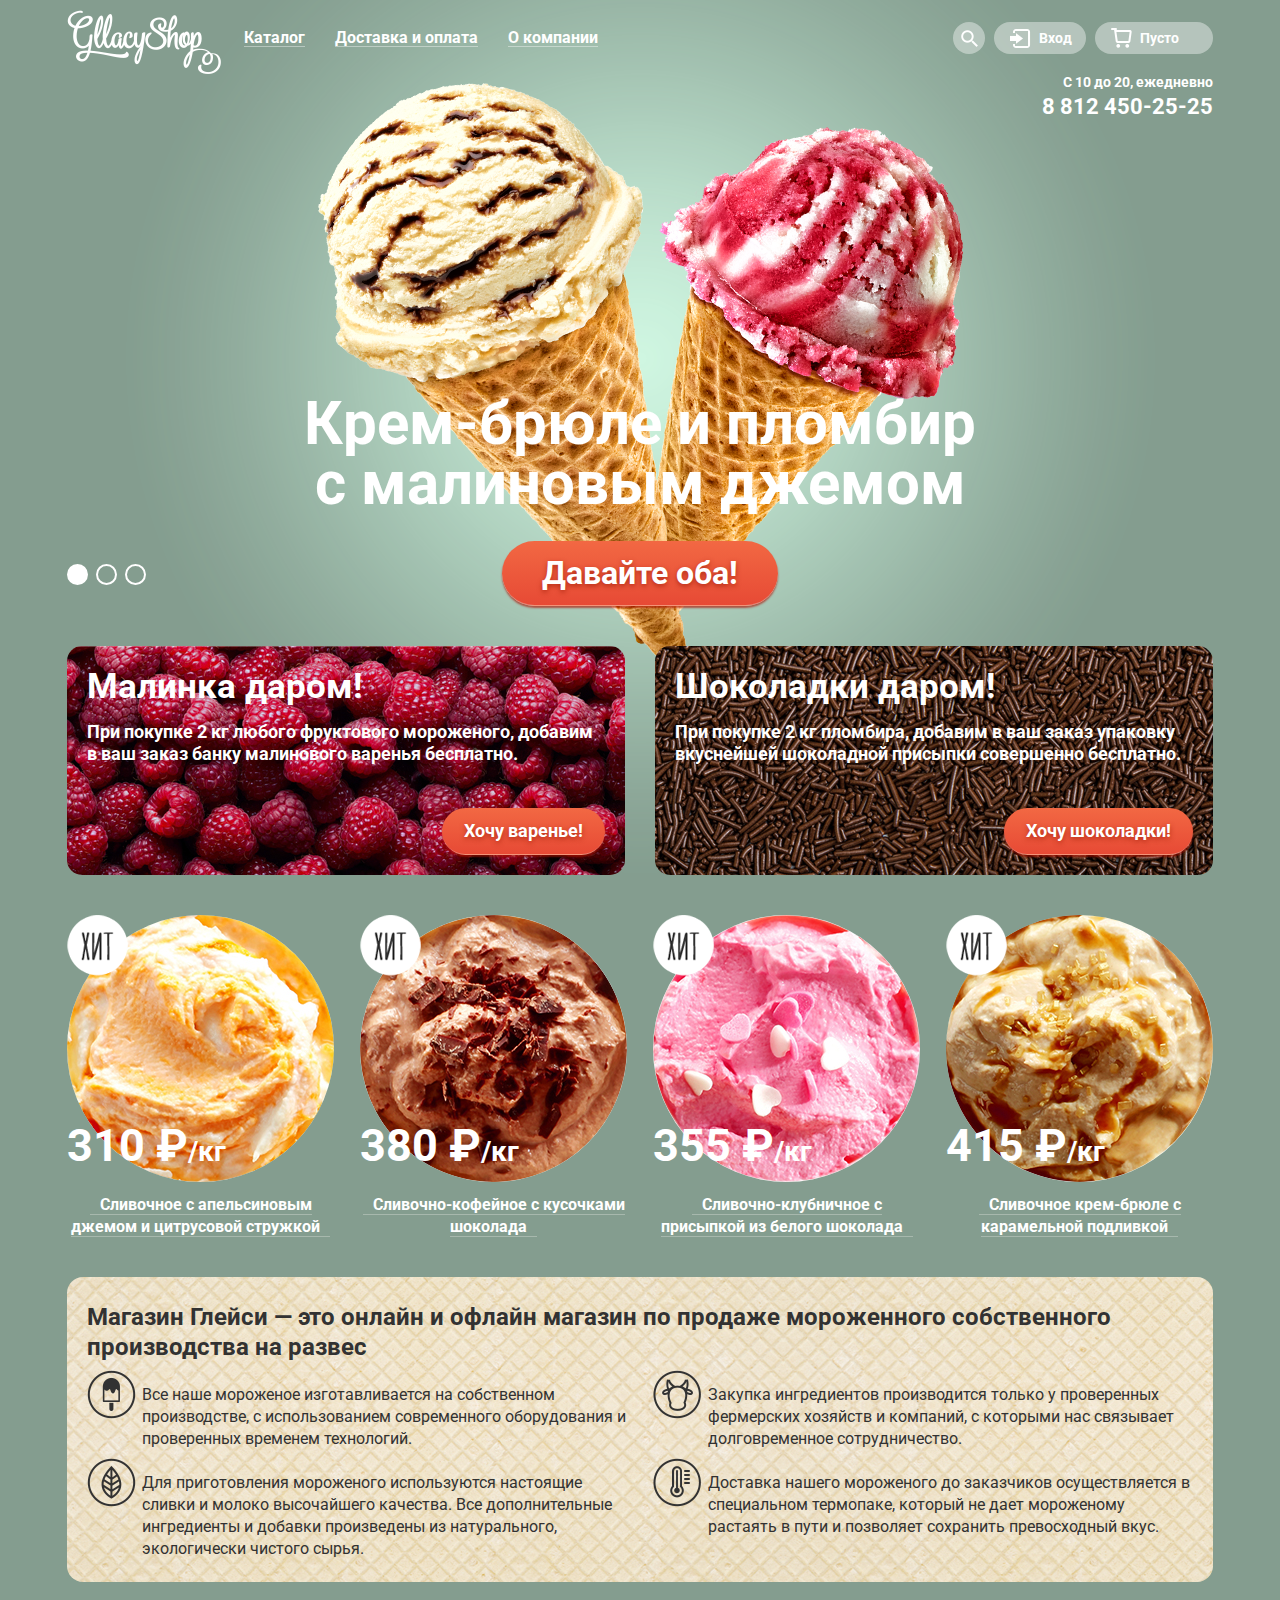
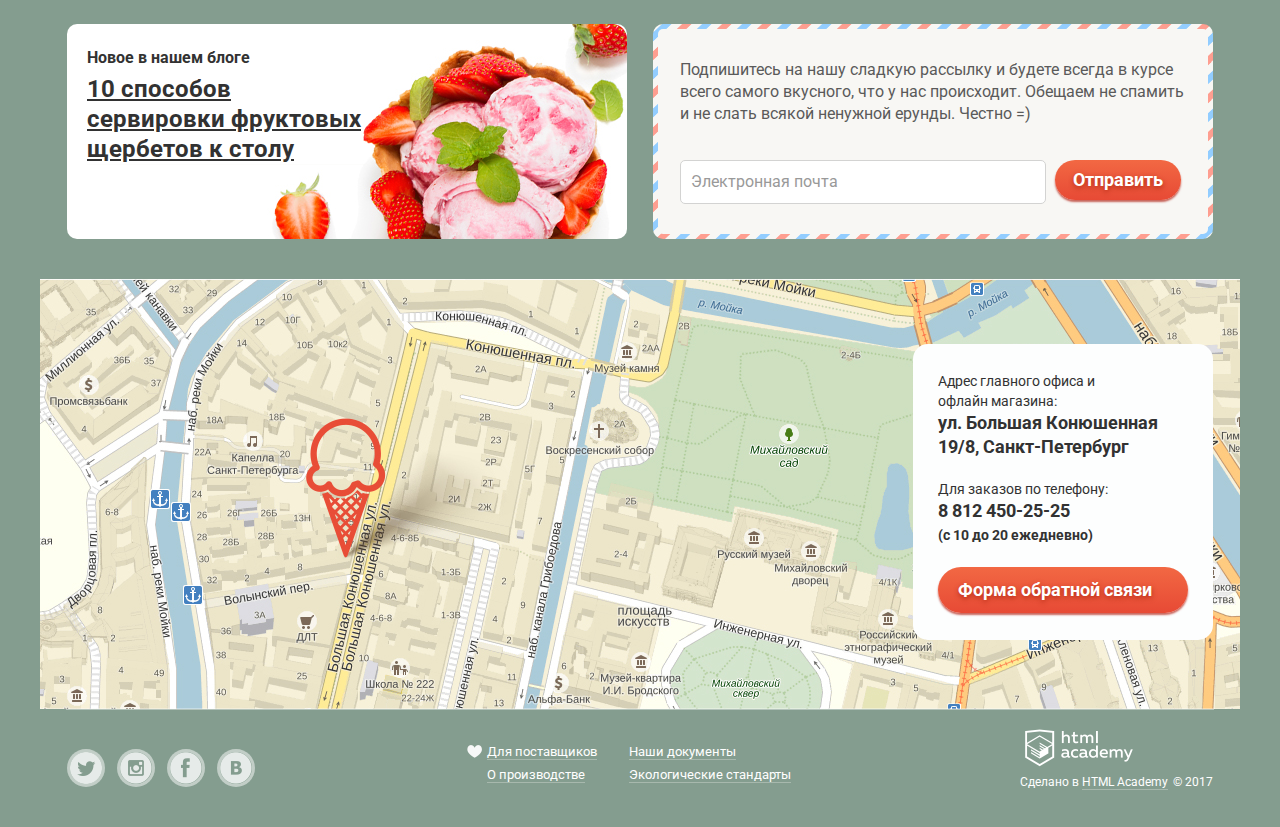
<file: index.html>
<!DOCTYPE html>
<html lang="ru">
  <head>
    <meta charset="utf-8">
    <title>HTML Academy: Глейси</title>
    <link href="https://fonts.googleapis.com/css?family=Roboto:400,500,700&amp;subset=cyrillic" rel="stylesheet">
    <link rel="stylesheet" type="text/css" href="css/normalize.min.css">
    <link rel="stylesheet" type="text/css" href="css/style.min.css">
  </head>
  <body>

    <!-- Start: input for Promo-slider -->
    <input type="radio" id="promo-slider-btn-1" name="promo-slider-toggle" checked>
    <input type="radio" id="promo-slider-btn-2" name="promo-slider-toggle">
    <input type="radio" id="promo-slider-btn-3" name="promo-slider-toggle">
    <!-- End: input for Promo-slider -->

    <!-- Start: Page-wrapper -->
    <div class="page-wrapper">

      <!-- Start: Header -->
      <header class="page-header">

        <!-- Start: Container -->
        <div class="page-header-layout container">

          <div class="header-logo">
            <img src="img/logo.png" width="154" height="64" alt="Глейси">
          </div>

          <nav class="main-nav">
            <ul class="main-nav-list">
              <li>
                <a href="#">Каталог</a>
                <ul class="sub-menu">
                  <li><span class="sub-menu-title">Новинки</span></li>
                  <li><a href="catalog.html">Сливочное</a></li>
                  <li><a href="#">Щербеты</a></li>
                  <li><a href="#">Фруктовый лед</a></li>
                  <li><a href="#">Мелорин</a></li>
                </ul>
              </li>
              <li>
                <a href="#">Доставка и оплата</a>
              </li>
              <li>
                <a href="#">О компании</a>
              </li>
            </ul>
          </nav>

          <div class="user-block">

            <div class="user-block-search">
              <button type="button" class="user-block-btn user-block-search-btn">Поиск</button>
              <form action="/" method="post" class="user-block-form">
                <div class="label-transform label-transform-search">
                  <input type="search" name="search" class="inner-transform-element" required>
                  <label>Что ищем?</label>
                </div>
              </form>
            </div>

            <div class="user-block-login">
              <button type="button" class="user-block-btn user-block-login-btn">Вход</button>
              <form action="/" method="post" class="user-block-form">
                <div class="label-transform">
                  <input type="email" name="email" class="inner-transform-element" required>
                  <label>Электронная почта</label>
                </div>
                <div class="label-transform">
                  <input type="password" name="password" class="inner-transform-element" required>
                  <label>Пароль</label>
                </div>
                <input type="submit" value="Войти" class="btn btn-left">
                <div class="registration-links">
                  <a href="#">Забыли пароль?</a>
                  <a href="#">Новая регистрация</a>
                </div>
              </form>
            </div>

            <div class="user-block-basket">
              <button type="button" class="user-block-btn user-block-basket-btn">Пусто</button>
            </div>

          </div>

          <div class="work-info">
            <span>С 10 до 20, ежедневно</span>
            8 812 450-25-25
          </div>

        </div>
        <!-- End: Container -->

      </header>
      <!-- End: Header -->

      <!-- Start: Main -->
      <main>

        <!-- Start: Container -->
        <div class="container">

          <!-- Start: Promo-slider -->
          <div class="promo-slider">
            <div class="promo-slider-item" id="promo-slider-item-1">
              <p class="promo-slider-title">Крем-брюле и пломбир с малиновым джемом</p>
              <a href="#" class="promo-slider-btn btn">Давайте оба!</a>
            </div>
            <div class="promo-slider-item" id="promo-slider-item-2">
              <p class="promo-slider-title">Шоколадный пломбир и лимонный сорбет </p>
              <a href="#" class="promo-slider-btn btn">Давайте оба!</a>
            </div>
            <div class="promo-slider-item" id="promo-slider-item-3">
              <p class="promo-slider-title">Пломбир с помадкой и клубничный щербет</p>
              <a href="#" class="promo-slider-btn btn">Давайте оба!</a>
            </div>
            <div class="promo-slider-controls">
              <label for="promo-slider-btn-1"></label>
              <label for="promo-slider-btn-2"></label>
              <label for="promo-slider-btn-3"></label>
            </div>

          </div>
          <!-- End: Promo-slider -->

          <!-- Start: Promo-items -->
          <div class="promo-items">

            <div class="promo-item">
              <h2 class="promo-item-title">Малинка даром!</h2>
              <p class="promo-item-description">При покупке 2 кг любого фруктового мороженого, добавим в ваш заказ банку малинового варенья бесплатно.</p>
              <a href="#" class="btn">Хочу варенье!</a>
            </div>

            <div class="promo-item">
              <h2 class="promo-item-title">Шоколадки даром!</h2>
              <p class="promo-item-description">При покупке 2 кг пломбира, добавим в ваш заказ упаковку вкуснейшей шоколадной присыпки совершенно бесплатно.</p>
              <a href="#" class="btn">Хочу шоколадки!</a>
            </div>

          </div>
          <!-- End: Promo-item -->

          <!-- Start: Product-items -->
          <div class="product-items">

            <div class="product-item product-item-hit">
              <img src="img/product-item-1.jpg" width="267" height="267" alt="Сливочное с апельсиновым джемом и цитрусовой стружкой">
              <p class="product-item-price">310 &#8381;<span>/кг</span></p>
              <a href="#" class="product-item-link">Сливочное с апельсиновым джемом и цитрусовой стружкой</a>
              <a href="#" class="btn">Быстрый просмотр</a>
            </div>

            <div class="product-item product-item-hit">
              <img src="img/product-item-2.jpg" width="267" height="267" alt="Сливочно-кофейное с кусочками шоколада">
              <p class="product-item-price">380 &#8381;<span>/кг</span></p>
              <a href="#" class="product-item-link">Сливочно-кофейное с кусочками шоколада</a>
              <a href="#" class="btn">Быстрый просмотр</a>
            </div>

            <div class="product-item product-item-hit">
              <img src="img/product-item-3.jpg" width="267" height="267" alt="Сливочно-клубничное с присыпкой из белого шоколада">
              <p class="product-item-price">355 &#8381;<span>/кг</span></p>
              <a href="#" class="product-item-link">Сливочно-клубничное с присыпкой из белого шоколада</a>
              <a href="#" class="btn">Быстрый просмотр</a>
            </div>

            <div class="product-item product-item-hit">
              <img src="img/product-item-4.jpg" width="267" height="267" alt="Сливочное крем-брюле с карамельной подливкой">
              <p class="product-item-price">415 &#8381;<span>/кг</span></p>
              <a href="#" class="product-item-link">Сливочное крем-брюле с карамельной подливкой</a>
              <a href="#" class="btn">Быстрый просмотр</a>
            </div>

          </div>
          <!-- End: Product-items -->

          <!-- Start: Features -->
          <div class="features">
            <h2 class="features-title">Магазин Глейси — это онлайн и офлайн магазин по продаже мороженного собственного производства на развес</h2>
            <ul class="features-items">
              <li class="features-item features-item-make">Все наше мороженое изготавливается на собственном производстве, с использованием современного оборудования и проверенных временем технологий.</li>
              <li class="features-item features-item-purchase">Закупка ингредиентов  производится только у проверенных фермерских хозяйств и компаний, с которыми нас связывает долговременное сотрудничество.</li>
              <li class="features-item features-item-real">Для приготовления мороженого используются настоящие сливки и молоко высочайшего качества. Все дополнительные ингредиенты и добавки произведены из натурального, экологически чистого сырья.</li>
              <li class="features-item features-item-delivery">Доставка нашего мороженого до заказчиков осуществляется в специальном термопаке, который не дает мороженому растаять в пути и позволяет сохранить превосходный вкус.</li>
            </ul>
          </div>
          <!-- End: Features -->

          <!-- Start: News-and-subscribe -->
          <div class="news-and-subscribe">
            <div class="news">
              <span class="news-label">Новое в нашем блоге</span>
              <a href="#" class="news-title-link">10 способов сервировки фруктовых щербетов к столу</a>
            </div>

            <div class="subscribe">
              <div class="subscribe-inner">
                <p class="subscribe-text">Подпишитесь на нашу сладкую рассылку и будете всегда в курсе всего самого вкусного, что у нас происходит. Обещаем не спамить и не слать всякой ненужной ерунды. Честно =)</p>
                <form action="/" method="post" class="subscribe-form">
                  <div class="label-transform label-transform-subscribe">
                    <input type="email" name="email" class="inner-transform-element" required>
                    <label>Электронная почта</label>
                  </div>
                  <button type="submit" name="subscribe" class="btn">Отправить</button>
                </form>
              </div>
            </div>
          </div>
          <!-- End: News-and-subscribe -->

        </div>
        <!-- End: Container -->

        <!-- Start: Map -->
        <div class="map">

          <iframe src="https://www.google.com/maps/embed?pb=!1m16!1m12!1m3!1d1998.6068850692152!2d30.320588615867354!3d59.93866508187617!2m3!1f0!2f0!3f0!3m2!1i1024!2i768!4f13.1!2m1!1z0YPQuy4g0JHQvtC70YzRiNCw0Y8g0JrQvtC90Y7RiNC10L3QvdCw0Y8gMTkvOCwg0KHQsNC90LrRgi3Qn9C10YLQtdGA0LHRg9GA0LM!5e0!3m2!1sru!2sua!4v1487146250686" allowfullscreen></iframe>

            <div class="map-contacts">
              <h3 class="map-contacts-title">Адрес главного офиса и офлайн магазина:</h3>
              <p class="map-contacts-text">ул. Большая Конюшенная 19/8, Санкт-Петербург</p>

              <h3 class="map-contacts-title">Для заказов по телефону:</h3>
              <p class="map-contacts-text">8 812 450-25-25 <span>(с 10 до 20 ежедневно)</span></p>

              <a href="form.html" class="btn map-contacts-btn">Форма обратной связи</a>
            </div>

        </div>
        <!-- End: Map -->

      </main>
      <!-- End: Main -->

      <!-- Start: Page-footer -->
      <footer class="page-footer">

        <!-- Start: Container -->
        <div class="page-footer-layout container">

          <div class="page-footer-social">
            <a class="social-btn social-btn-tw" href="#">Твиттер</a>
            <a class="social-btn social-btn-inst" href="#">Инстаграм</a>
            <a class="social-btn social-btn-fb" href="#">Фейсбук</a>
            <a class="social-btn social-btn-vk" href="#">Вконтакте</a>
          </div>

          <div class="page-footer-links">
            <ul class="page-footer-links-list">
              <li><a href="#" class="page-footer-link-heart">Для поставщиков</a></li>
              <li><a href="#">Наши документы</a></li>
              <li><a href="#">О производстве</a></li>
              <li><a href="#">Экологические стандарты</a></li>
            </ul>
          </div>

          <div class="page-footer-copyright">
            <div class="page-footer-logo">
              <img src="img/footer-logo.png" width="108" height="38" alt="HTML Academy">
            </div>
            <p>Сделано в <a href="https://htmlacademy.ru" class="page-footer-link">HTML Academy</a> &copy; 2017</p>
          </div>

        </div>
        <!-- End: Container -->

      </footer>
      <!-- End: Page-footer -->

    </div>
    <!-- End: Page-wrapper -->

    <!-- Start: Feedback-form -->
    <div class="feedback-form-popup">
      <h3 class="feedback-form-title">Мы обязательно вам ответим!</h3>
      <form action="/" method="post" class="feedback-form">
        <a href="#" class="feedback-form-close">Закрыть</a>
        <div class="label-transform">
          <input type="text" name="name" class="inner-transform-element" required>
          <label>Как вас зовут?</label>
        </div>
        <div class="label-transform">
          <input type="email" name="email" class="inner-transform-element" required>
          <label>Ваша почта для ответа?</label>
        </div>
        <div class="label-transform label-transform-textarea">
          <textarea name="text" class="inner-transform-element" required></textarea>
          <label>Напишите что-нибудь...</label>
        </div>
        <button type="submit" class="btn feedback-form-btn">Отправить</button>
      </form>
    </div>
    <!-- End: Feedback-form -->

    <div class="feedback-form-overlay"></div>

    <script src="js/popup.min.js"></script>
  </body>
</html>
</file>
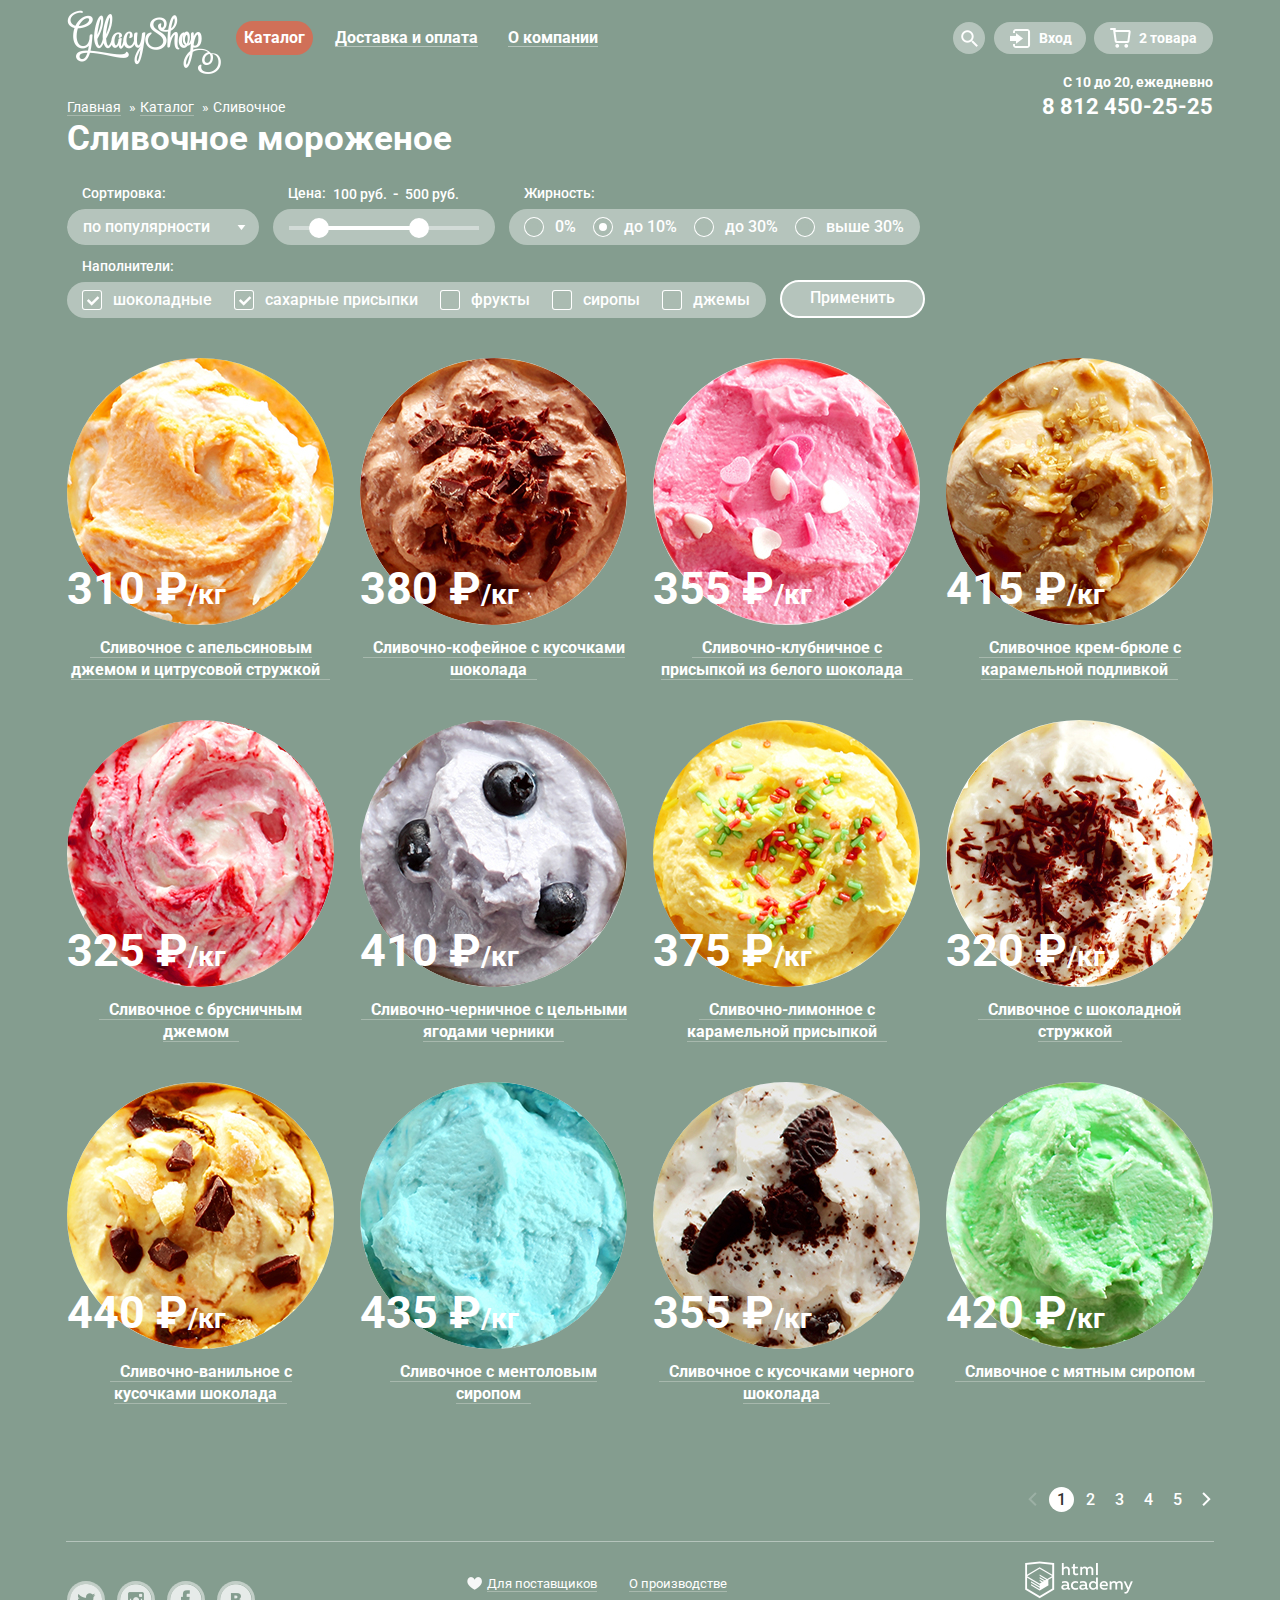
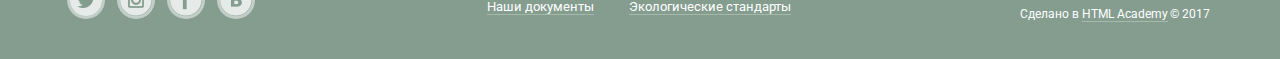
<file: catalog.html>
<!DOCTYPE html>
<html lang="ru">
  <head>
    <meta charset="utf-8">
    <title>HTML Academy: Глейси каталог</title>
    <link href="https://fonts.googleapis.com/css?family=Roboto:400,500,700&amp;subset=cyrillic" rel="stylesheet">
    <link rel="stylesheet" type="text/css" href="css/normalize.min.css">
    <link rel="stylesheet" type="text/css" href="css/style.min.css">
  </head>
  <body>

    <!-- Start: Header -->
    <header class="page-header">

      <!-- Start: Container -->
      <div class="page-header-layout container">

        <div class="header-logo">
          <a href="index.html">
            <img src="img/logo.png" width="154" height="64" alt="Глейси">
          </a>
        </div>

        <nav class="main-nav">
          <ul class="main-nav-list">
            <li>
              <a href="#" class="active">Каталог</a>
              <ul class="sub-menu">
                <li><span class="sub-menu-title">Новинки</span></li>
                <li><a href="#" class="active">Сливочное</a></li>
                <li><a href="#">Щербеты</a></li>
                <li><a href="#">Фруктовый лед</a></li>
                <li><a href="#">Мелорин</a></li>
              </ul>
            </li>
            <li>
              <a href="#">Доставка и оплата</a>
            </li>
            <li>
              <a href="#">О компании</a>
            </li>
          </ul>
        </nav>

        <div class="user-block">

          <div class="user-block-search">
            <button type="button" class="user-block-btn user-block-search-btn">Поиск</button>
            <form action="/" method="post" class="user-block-form">
              <div class="label-transform label-transform-search">
                <input type="search" name="search" required>
                <label>Что ищем?</label>
              </div>
            </form>
          </div>

          <div class="user-block-login">
            <button type="button" class="user-block-btn user-block-login-btn">Вход</button>
            <form action="/" method="post" class="user-block-form">
              <div class="label-transform">
                <input type="email" name="email" required>
                <label>Электронная почта</label>
              </div>
              <div class="label-transform">
                <input type="password" name="password" required>
                <label>Пароль</label>
              </div>
              <input type="submit" value="Войти" class="btn btn-left">
              <div class="registration-links">
                <a href="#">Забыли пароль?</a>
                <a href="#">Новая регистрация</a>
              </div>
            </form>
          </div>

          <div class="user-block-basket user-block-basket-active">
            <button type="button" class="user-block-btn user-block-basket-btn">2 товара</button>
            <div class="user-block-order">
              <table class="order-product-table">
                <tr class="order-product-row">
                  <td>
                    <a href="#">Close</a>
                  </td>
                  <td class="order-product-item order-product-item-1">Пломбир с апельсиновым джемом</td>
                  <td>1,5 кг x 200 руб.</td>
                  <td>300 руб.</td>
                </tr>
                <tr class="order-product-row">
                  <td>
                    <a href="#">Close</a>
                  </td>
                  <td class="order-product-item order-product-item-3">Клубничный пломбир с присыпкой из белого шоколада</td>
                  <td>1,5 кг x 300 руб.</td>
                  <td>450 руб.</td>
                </tr>
              </table>
              <div class="user-block-order-price">Итого: 750 руб.</div>
              <a href="#" class="order-check btn">Оформить заказ</a>
            </div>
          </div>

        </div>

        <div class="work-info">
          <span>С 10 до 20, ежедневно</span>
          8 812 450-25-25
        </div>

      </div>
      <!-- End: Container -->

    </header>
    <!-- End: Header -->

    <!-- Start: Main -->
    <main class="catalog-page">

      <!-- Start: Container -->
      <div class="container">

        <ul class="breadcrumbs">
          <li><a href="index.html">Главная</a></li>
          <li><a href="#">Каталог</a></li>
          <li>Сливочное</li>
        </ul>

        <h1 class="page-title">Сливочное мороженое</h1>

        <!-- Start: Filter-form -->
        <form action="/" method="post" class="filter-form">

          <div class="filter-form-group">
            <label class="filter-form-label">Сортировка:</label>
            <div class="select-wrapper">
              <select name="sort" class="filter-form-group-wrap">
                <option value="По популярности">По популярности</option>
                <option value="Сначала недорогие">Сначала недорогие</option>
                <option value="Сначала дорогие">Сначала дорогие</option>
                <option value="По жирности">По жирности</option>
              </select>
            </div>
          </div>

          <div class="filter-form-group">
            <label class="filter-form-label filter-form-label-inline">Цена:</label>
            <input class="min-price" type="text" value="100 руб."> -
            <input class="max-price" type="text" value="500 руб.">
            <div class="filter-form-group-wrap">
              <div class="range-controls">
                <div class="scale"><div class="bar"></div></div>
                <div class="toggle min-toggle"></div>
                <div class="toggle max-toggle"></div>
              </div>
            </div>
          </div>

          <div class="filter-form-group">
            <label class="filter-form-label">Жирность:</label>
            <div class="filter-form-group-wrap">
              <input type="radio" name="fat-content" value="0%" id="radio-1">
              <label for="radio-1">0%</label>
              <input type="radio" name="fat-content" value="до 10%" id="radio-2" checked>
              <label for="radio-2">до 10%</label>
              <input type="radio" name="fat-content" value="до 30%" id="radio-3">
              <label for="radio-3">до 30%</label>
              <input type="radio" name="fat-content" value="выше 30%" id="radio-4">
              <label for="radio-4">выше 30%</label>
            </div>
          </div>

          <div class="filter-form-group">
            <label class="filter-form-label">Наполнители:</label>
            <div class="filter-form-group-wrap">
              <input type="checkbox" id="checkbox-1" name="filler-1" value="1" checked>
              <label for="checkbox-1">Шоколадные</label>
              <input type="checkbox" id="checkbox-2" name="filler-2" value="2" checked>
              <label for="checkbox-2">Сахарные присыпки</label>
              <input type="checkbox" id="checkbox-3" name="filler-3" value="3">
              <label for="checkbox-3">Фрукты</label>
              <input type="checkbox" id="checkbox-4" name="filler-4" value="4">
              <label for="checkbox-4">Сиропы</label>
              <input type="checkbox" id="checkbox-5" name="filler-5" value="5">
              <label for="checkbox-5">Джемы</label>
            </div>
          </div>

          <div class="filter-form-group">
            <button type="submit" class="filter-form-button">Применить</button>
          </div>

        </form>
        <!-- End: Filter-form -->

        <!-- Start: Product-items -->
        <div class="product-items">

          <div class="product-item">
            <img src="img/product-item-1.jpg" width="267" height="267" alt="">
            <p class="product-item-price">310 &#8381;<span>/кг</span></p>
            <a href="#" class="product-item-link">Сливочное с апельсиновым джемом и цитрусовой стружкой</a>
            <a href="#" class="product-item-quick-view btn">Быстрый просмотр</a>
          </div>

          <div class="product-item">
            <img src="img/product-item-2.jpg" width="267" height="267" alt="">
            <p class="product-item-price">380 &#8381;<span>/кг</span></p>
            <a href="#" class="product-item-link">Сливочно-кофейное с кусочками шоколада</a>
            <a href="#" class="product-item-quick-view btn">Быстрый просмотр</a>
          </div>

          <div class="product-item">
            <img src="img/product-item-3.jpg" width="267" height="267" alt="">
            <p class="product-item-price">355 &#8381;<span>/кг</span></p>
            <a href="#" class="product-item-link">Сливочно-клубничное с присыпкой из белого шоколада</a>
            <a href="#" class="product-item-quick-view btn">Быстрый просмотр</a>
          </div>

          <div class="product-item">
            <img src="img/product-item-4.jpg" width="267" height="267" alt="">
            <p class="product-item-price">415 &#8381;<span>/кг</span></p>
            <a href="#" class="product-item-link">Сливочное крем-брюле с карамельной подливкой</a>
            <a href="#" class="product-item-quick-view btn">Быстрый просмотр</a>
          </div>

          <div class="product-item">
            <img src="img/product-item-5.jpg" width="267" height="267" alt="">
            <p class="product-item-price">325 &#8381;<span>/кг</span></p>
            <a href="#" class="product-item-link">Сливочное с брусничным джемом</a>
            <a href="#" class="product-item-quick-view btn">Быстрый просмотр</a>
          </div>

          <div class="product-item">
            <img src="img/product-item-6.jpg" width="267" height="267" alt="">
            <p class="product-item-price">410 &#8381;<span>/кг</span></p>
            <a href="#" class="product-item-link">Сливочно-черничное с цельными ягодами черники</a>
            <a href="#" class="product-item-quick-view btn">Быстрый просмотр</a>
          </div>

          <div class="product-item">
            <img src="img/product-item-7.jpg" width="267" height="267" alt="">
            <p class="product-item-price">375 &#8381;<span>/кг</span></p>
            <a href="#" class="product-item-link">Сливочно-лимонное с карамельной присыпкой</a>
            <a href="#" class="product-item-quick-view btn">Быстрый просмотр</a>
          </div>

          <div class="product-item">
            <img src="img/product-item-8.jpg" width="267" height="267" alt="">
            <p class="product-item-price">320 &#8381;<span>/кг</span></p>
            <a href="#" class="product-item-link">Сливочное с шоколадной стружкой</a>
            <a href="#" class="product-item-quick-view btn">Быстрый просмотр</a>
          </div>

          <div class="product-item">
            <img src="img/product-item-9.jpg" width="267" height="267" alt="">
            <p class="product-item-price">440 &#8381;<span>/кг</span></p>
            <a href="#" class="product-item-link">Сливочно-ванильное с кусочками шоколада </a>
            <a href="#" class="product-item-quick-view btn">Быстрый просмотр</a>
          </div>

          <div class="product-item">
            <img src="img/product-item-10.jpg" width="267" height="267" alt="">
            <p class="product-item-price">435 &#8381;<span>/кг</span></p>
            <a href="#" class="product-item-link">Сливочноe с ментоловым сиропом</a>
            <a href="#" class="product-item-quick-view btn">Быстрый просмотр</a>
          </div>

          <div class="product-item">
            <img src="img/product-item-11.jpg" width="267" height="267" alt="">
            <p class="product-item-price">355 &#8381;<span>/кг</span></p>
            <a href="#" class="product-item-link">Сливочное с кусочками черного шоколада</a>
            <a href="#" class="product-item-quick-view btn">Быстрый просмотр</a>
          </div>

          <div class="product-item">
            <img src="img/product-item-12.jpg" width="267" height="267" alt="">
            <p class="product-item-price">420 &#8381;<span>/кг</span></p>
            <a href="#" class="product-item-link">Сливочное с мятным сиропом</a>
            <a href="#" class="product-item-quick-view btn">Быстрый просмотр</a>
          </div>

        </div>
        <!-- End: Product-items -->

        <!-- Start: Pagination -->
        <ul class="pagination">
          <li><a href="#" class="arrow arrow-left">&lsaquo;</a></li>
          <li><a href="#" class="active">1</a></li>
          <li><a href="#">2</a></li>
          <li><a href="#">3</a></li>
          <li><a href="#">4</a></li>
          <li><a href="#">5</a></li>
          <li><a href="#" class="arrow arrow-right">&rsaquo;</a></li>
        </ul>
        <!-- End: Pagination -->

      </div>
      <!-- End: Container -->

    </main>
    <!-- End: Main -->

    <!-- Start: Page-footer -->
    <footer class="page-footer">

      <!-- Start: Container -->
      <div class="page-footer-layout container">

        <div class="page-footer-social">
          <a class="social-btn social-btn-tw" href="#">Твиттер</a>
          <a class="social-btn social-btn-inst" href="#">Инстаграм</a>
          <a class="social-btn social-btn-fb" href="#">Фейсбук</a>
          <a class="social-btn social-btn-vk" href="#">Вконтакте</a>
        </div>

        <div class="page-footer-links">
          <ul class="page-footer-links-list">
            <li><a href="#" class="page-footer-link-heart">Для поставщиков</a></li>
            <li><a href="#">О производстве</a></li>
            <li><a href="#">Наши документы</a></li>
            <li><a href="#">Экологические стандарты</a></li>
          </ul>
        </div>

        <div class="page-footer-copyright">
          <div class="page-footer-logo">
            <img src="img/footer-logo.png" width="108" height="38" alt="HTML Academy">
          </div>
          <p>Сделано в <a href="https://htmlacademy.ru" class="page-footer-link">HTML Academy</a>&copy; 2017</p>
        </div>

      </div>
      <!-- End: Container -->

    </footer>
    <!-- End: Page-footer -->

  </body>
</html>
</file>
<file: css/style.min.css>
a,body{color:#fff}.main-nav-list a::after,.user-block-search-btn::before{content:'';position:absolute}.breadcrumbs a,.btn,a{text-decoration:none}.feedback-form textarea,.subscribe-form .btn,body{font-family:Roboto,Arial,sans-serif}body{min-width:1200px;font-size:16px;font-weight:700;line-height:22px;background-color:#849d8f;margin:0}.container{width:1146px;padding:0 27px;margin:0 auto}a{border-bottom:1px solid rgba(248,247,244,.3)}.header-logo a,.main-nav-list a{border-bottom:none}a:hover{color:#ffbc9e;cursor:pointer}img{max-width:100%;height:auto}body>input[type=radio]{display:none}.page-wrapper{background-repeat:no-repeat;background-position:top center;-webkit-transition:background-image .5s ease,background-color .5s ease;transition:background-image .5s ease,background-color .5s ease}.page-header-layout{display:-webkit-box;display:-ms-flexbox;display:-webkit-flex;display:flex;-webkit-flex-wrap:wrap;-ms-flex-wrap:wrap;flex-wrap:wrap;-webkit-box-align:center;-webkit-align-items:center;-ms-flex-align:center;align-items:center}.header-logo{width:154px;padding:10px 0 0}.main-nav{width:676px;padding-left:15px}.main-nav-list{margin:0;padding:0;list-style:none}.main-nav-list li{position:relative;display:inline-block;vertical-align:middle;font-size:16px;line-height:18px;color:#fff;margin-right:10px;padding-bottom:5px}.sub-menu a,.user-block-btn{font-size:14px;line-height:16px}.main-nav-list a{position:relative;display:block;padding:8px}.main-nav-list a.active::after,.sub-menu{display:none}.main-nav-list a::after{right:8px;left:8px;bottom:8px;height:1px;background-color:rgba(255,255,255,.4)}.main-nav-list a.active{border-radius:20px;background-color:rgba(208,112,88,1)}.main-nav-list a:hover{background-color:rgba(255,255,255,1);color:#333;border-radius:20px;-webkit-transition:background-color .1s ease-in;transition:background-color .1s ease-in}.main-nav-list a:active{-webkit-box-shadow:inset 0 2px 2px 0 rgba(105,105,105,1);box-shadow:inset 0 2px 2px 0 rgba(105,105,105,1)}.sub-menu{position:absolute;top:39px;left:0;width:145px;margin:0;padding:0;background-color:#f8f7f4;border-radius:5px;z-index:10}li:hover .sub-menu{display:block;-webkit-transition:background-color .2s ease-in;transition:background-color .2s ease-in}.sub-menu li{display:block;margin-right:0;padding:0;text-align:left}.sub-menu a,.sub-menu-title{padding:10px 20px;color:#323232}.sub-menu a{display:block;font-weight:400}.sub-menu a:hover{background-color:#fbded7;border-radius:0}.sub-menu a:active{background-color:#f6b5a5}.sub-menu a.active,.sub-menu a.active:hover{background-color:#d07058}.sub-menu a::after{display:none}.sub-menu a.active{border-radius:0;cursor:default}.sub-menu-title{display:block;margin:0 6px;border-bottom:1px solid #d1d0ce;font-weight:700}.promo-items,.user-block{display:-webkit-box;display:-ms-flexbox;display:-webkit-flex}.sub-menu li:last-child a{border-radius:0 0 5px 5px}.user-block{width:260px;margin-left:auto;display:flex;-webkit-flex-wrap:wrap;-ms-flex-wrap:wrap;flex-wrap:wrap;-webkit-box-pack:justify;-webkit-justify-content:space-between;-ms-flex-pack:justify;justify-content:space-between}.user-block-btn{position:relative;font-weight:700;color:#fff;padding:8px 14px 8px 45px;border:none;background-color:rgba(255,255,255,.4);border-radius:20px;text-align:center;outline:0}.user-block-btn:hover{background-color:rgba(255,255,255,1);color:#323232;border-color:rgba(255,255,255,.4);border-bottom:none;-webkit-transition:background-color .1s ease-in;transition:background-color .1s ease-in}.user-block-search-btn{border:0;font-size:0;font-weight:400;text-shadow:none;color:transparent;width:32px;height:32px;padding:8px;border-radius:50%}.user-block-basket-btn{padding-right:16px;min-width:118px;text-align:left}.user-block-search-btn::before{top:50%;left:50%;width:17px;height:17px;margin-top:-8px;margin-left:-8px;background:url(../img/spritesheet.png) -5px -658px no-repeat}.user-block-basket-btn::before,.user-block-login-btn::before{position:absolute;top:50%;left:16px;width:21px;content:''}.user-block-login-btn::before{height:19px;margin-top:-9px;background:url(../img/spritesheet.png) -5px -600px no-repeat}.user-block-basket-btn::before{height:20px;margin-top:-10px;background:url(../img/spritesheet.png) -5px -53px no-repeat}.user-block-search-btn:hover::before{background-position:-5px -685px}.user-block-login-btn:hover::before{background-position:-5px -629px}.user-block-basket-btn:hover::before{background-position:-5px -83px}.user-block-basket,.user-block-login,.user-block-search{position:relative;padding-bottom:5px}.user-block-form,.user-block-order{display:none;position:absolute;top:37px;right:0;padding:21px 16px;background-color:#f8f7f4;border-radius:5px;-webkit-box-shadow:0 20px 20px 0 rgba(0,0,0,.4);box-shadow:0 20px 20px 0 rgba(0,0,0,.4);z-index:10}.user-block-form input{display:block;width:210px;margin-bottom:22px;padding:12px 14px;font-size:14px;color:#999;border:1px solid #d3d3d2;border-radius:5px;outline:0}.user-block-form input[type=search]{width:310px;margin-bottom:0}.user-block-form input[type=submit]{float:left;margin-right:20px;margin-bottom:0;width:100px;font-size:18px;padding:10px;color:#fff;border:none;border-radius:20px;cursor:pointer}.user-block-form input:hover{padding:11px 13px;border:2px solid #c7c6c5}.user-block-form input[type=submit]:hover{padding:10px;border:none}.registration-links{float:left;width:120px}.registration-links a{font-size:13px;line-height:24px;font-weight:400;color:#323232;border-bottom:1px solid #adacaa}.registration-links a:hover{color:#ffbc9e;border-bottom:1px solid #ffbc9e}.label-transform{display:inline-block;vertical-align:top;position:relative;color:#999;font-weight:400}.label-transform label{position:absolute;top:33%;left:11px;-webkit-transform:translateY(-50%);-ms-transform:translateY(-50%);transform:translateY(-50%);-webkit-transition:all .3s ease;transition:all .3s ease}.label-transform-search label,.label-transform-subscribe label{top:50%}.label-transform-textarea label{top:15%}.label-transform input:focus,.label-transform textarea:focus{border:2px solid #5b9ddf;border-radius:5px;padding:11px 13px}.inner-transform-element:focus+label,.inner-transform-element:valid+label{color:#5b9ddf;font-size:11px;top:-20px;-webkit-transform:translateY(0);-ms-transform:translateY(0);transform:translateY(0)}.inner-transform-element:valid+label{color:#999}.user-block-order{display:none;width:507px;color:#323232;font-size:13px;font-weight:400}.order-product-table{border-collapse:collapse;z-index:10}.order-product-table td{padding:10px 5px}.order-product-table td:last-child{padding-left:28px}.order-product-table a{position:relative;display:block;width:12px;height:12px;font-size:0}.order-product-table a::after,.order-product-table a::before{content:'';position:absolute;top:50%;left:0;width:12px;height:2px;background-color:#9e9e9c;-webkit-transform:rotate(-45deg);-ms-transform:rotate(-45deg);transform:rotate(-45deg)}.order-product-table a::after{-webkit-transform:rotate(45deg);-ms-transform:rotate(45deg);transform:rotate(45deg)}.order-product-table a:hover{opacity:.7}.order-product-table .order-product-item{position:relative;padding-left:50px;width:230px}.order-product-item::before{content:'';position:absolute;top:50%;left:10px;width:33px;height:33px;margin-top:-16px}.order-product-item-1::before{background:url(../img/thumb-product-1.png) no-repeat}.order-product-item-3::before{background:url(../img/thumb-product-3.png) no-repeat}.user-block-order span{color:#999}.order-product-row:last-child td{border-bottom:1px solid #999}.user-block-order-price{font-size:15px;font-weight:700;text-align:right;margin:15px 0}.user-block-basket .order-check{float:right;padding:10px 13px;font-size:18px}.user-block-basket-active:hover .user-block-order,.user-block-login:hover .user-block-form,.user-block-search:hover .user-block-form{display:block;-webkit-transition:background-color .2s ease-in;transition:background-color .2s ease-in}.work-info{margin-left:auto;width:180px;font-size:22px;text-align:right;line-height:24px;margin-top:-6px}.work-info span{display:block;font-size:14px;line-height:16px;margin-bottom:5px}.breadcrumbs{margin:-23px 0 0;padding:0;list-style:none}.breadcrumbs li{position:relative;display:inline-block;vertical-align:top;padding-right:15px;font-size:14px;font-weight:400}.breadcrumbs li::after{content:"\bb";position:absolute;top:0;right:0}.breadcrumbs li:last-child::after{display:none}.breadcrumbs a:hover{border-bottom:1px solid #ffbc9e}.page-title{font-size:35px;line-height:41px;margin:0 0 23px}.filter-form{margin-bottom:30px}.filter-form-group{display:inline-block;vertical-align:bottom;margin:0 10px 10px 0;font-weight:500}.filter-form-label{display:block;font-size:14px;padding-left:15px;margin-bottom:5px}.filter-form-label-inline{display:inline-block;vertical-align:top}.filter-form-button,.filter-form-group-wrap{background-color:rgba(255,255,255,.4);border-radius:20px;padding:8px 16px;color:#fff;font-size:16px;line-height:18px;text-transform:lowercase}.filter-form-group-wrap{padding:9px 16px}.filter-form-button{border:2px solid #fff;text-transform:none;padding:7px 28px 9px;cursor:pointer;outline:0}.filter-form-button:hover{background-color:#fff;color:#323232}.select-wrapper{background-image:url(../img/icon-select-arrow.png);background-repeat:no-repeat;background-position:93% 50%;border-radius:20px;width:192px;overflow:hidden}.filter-form-group select{background-color:rgba(255,255,255,.4);width:250px;max-height:36px;padding:9px 16px;color:#fff;font-size:16px;line-height:18px;text-transform:lowercase;border:none;-webkit-appearance:none;-moz-appearance:none;appearance:none;outline:0}.filter-form-group select:hover{background-color:rgba(255,255,255,1);color:#323232}.filter-form-group input[class=max-price],.filter-form-group input[class=min-price]{background:0 0;border:none;font-size:14px;color:#fff;text-align:center;width:55px}.filter-form-group input[type=checkbox],.filter-form-group input[type=radio]{display:none}.filter-form-group label[for^=checkbox],.filter-form-group label[for^=radio]{display:inline-block;vertical-align:top;position:relative;padding-left:30px;margin-right:14px}.filter-form-group label[for^=checkbox]{margin-right:19px}.filter-form-group label[for^=checkbox]:last-child,.filter-form-group label[for^=radio]:last-child{margin-right:0}.filter-form-group input+label::before{content:'';width:8px;height:8px;border:5px solid #aabbb1;border-radius:2px;-webkit-box-shadow:0 0 0 1px #fff;box-shadow:0 0 0 1px #fff;background:#aabbb1;position:absolute;top:0;left:0}.filter-form-group input+label:hover::before{content:'';-webkit-box-shadow:0 0 0 2px #fff;box-shadow:0 0 0 2px #fff}.filter-form-group input[type=checkbox]:checked+label::before{content:'';background:url(../img/spritesheet.png) -5px -113px no-repeat #aabbb1;width:18px;height:18px;border:none;position:absolute;top:0;left:0}.filter-form-group input[type=radio]+label::before{content:'';border-radius:50%}.filter-form-group input[type=radio]:checked+label::before{content:'';background:#fff}.range-controls{position:relative;display:inline-block;vertical-align:middle}.btn,.features-item,.map-contacts-text span,.news-label,.pagination li,.subscribe-form input{vertical-align:top}.scale{width:190px;height:4px;background-color:rgba(255,255,255,.4)}.scale div{height:4px;margin-left:30px;margin-right:55px;background-color:#fff}.range-controls .toggle{position:absolute;top:0;left:30px;width:4px;height:4px;border:8px solid #fff;margin-top:-8px;background:#fff;cursor:pointer;border-radius:50%}.range-controls .min-toggle{left:20px}.range-controls .max-toggle{left:120px}.filter-form-group input:disabled+label::before{content:'';border:5px solid #aabbb1;-webkit-box-shadow:0 0 0 1px rgba(255,255,255,.4);box-shadow:0 0 0 1px rgba(255,255,255,.4);background:#aabbb1}.filter-form-group input:disabled+label:hover::before{content:'';-webkit-box-shadow:0 0 0 1px rgba(255,255,255,.4);box-shadow:0 0 0 1px rgba(255,255,255,.4);background-color:rgba(255,255,255,.4)}.filter-form-group input[type=checkbox]:disabled+label:hover::before{content:'';background:url(../img/spritesheet.png) -5px -143px no-repeat #aabbb1;width:20px;height:20px;border:none;position:absolute;top:0;left:0}.promo-slider{position:relative;text-align:center}.promo-slider-controls{position:absolute;bottom:60px;left:0;z-index:20;font-size:0}.promo-slider-controls label{display:inline-block;vertical-align:top;width:17px;height:17px;background-color:transparent;border:2px solid #fff;margin-right:8px;border-radius:50%;cursor:pointer}.promo-slider-controls label:hover{background-color:rgba(248,247,244,.4)}.promo-slider-item{display:none}#promo-slider-btn-1:checked~.page-wrapper #promo-slider-item-1,#promo-slider-btn-2:checked~.page-wrapper #promo-slider-item-2,#promo-slider-btn-3:checked~.page-wrapper #promo-slider-item-3{display:block}#promo-slider-btn-1:checked~.page-wrapper label[for=promo-slider-btn-1],#promo-slider-btn-2:checked~.page-wrapper label[for=promo-slider-btn-2],#promo-slider-btn-3:checked~.page-wrapper label[for=promo-slider-btn-3]{background-color:#fff}#promo-slider-btn-1:checked~.page-wrapper{background-color:#849d8f;background-image:url(../img/promo-slider-item-1.png)}#promo-slider-btn-2:checked~.page-wrapper{background-color:#8c9aaa;background-image:url(../img/promo-slider-item-2.png)}#promo-slider-btn-3:checked~.page-wrapper{background-color:#9d8b84;background-image:url(../img/promo-slider-item-3.png)}.promo-slider-title{width:700px;font-size:60px;line-height:60px;padding:275px 0 0;margin:0 auto 27px}.btn{display:inline-block;border-radius:100px;background:#f26843;background:-webkit-linear-gradient(top,#f26843 0,#e74a35 100%);background:-webkit-gradient(linear,left top,left bottom,from(#f26843),to(#e74a35));background:linear-gradient(to bottom,#f26843 0,#e74a35 100%);-webkit-box-shadow:0 2px 2px 0 rgba(172,16,0,.64);box-shadow:0 2px 2px 0 rgba(172,16,0,.64);text-shadow:0 2px 5px rgba(160,32,11,.76)}.btn:hover{color:#fff;background:-webkit-linear-gradient(top,#f58669 0,#ec6f5e 100%);background:-webkit-gradient(linear,left top,left bottom,from(#f58669),to(#ec6f5e));background:linear-gradient(to bottom,#f58669 0,#ec6f5e 100%);-webkit-box-shadow:0 2px 2px rgba(172,16,0,1);box-shadow:0 2px 2px rgba(172,16,0,1)}.btn:active{background:-webkit-linear-gradient(top,#d84732 0,#e1613e 100%);background:-webkit-gradient(linear,left top,left bottom,from(#d84732),to(#e1613e));background:linear-gradient(to bottom,#d84732 0,#e1613e 100%);-webkit-box-shadow:inset 0 2px 2px rgba(172,16,0,1);box-shadow:inset 0 2px 2px rgba(172,16,0,1)}.promo-slider-btn{font-size:32px;line-height:44px;padding:10px 40px;margin-bottom:40px}.promo-items{display:flex;-webkit-box-pack:justify;-webkit-justify-content:space-between;-ms-flex-pack:justify;justify-content:space-between;margin-bottom:40px}.promo-item{width:518px;border-radius:15px;padding:20px}.promo-item:first-child{background:url(../img/bg-promo-item-1.jpg) #9c011b}.promo-item:last-child{background:url(../img/bg-promo-item-2.jpg) #5e4033}.promo-item-title{font-size:35px;line-height:41px;font-weight:700;margin:0 0 14px}.promo-item-description{font-size:18px;line-height:22px;margin:0 0 43px}.promo-item .btn{float:right;font-size:18px;padding:12px 22px}.product-items{display:-webkit-box;display:-ms-flexbox;display:-webkit-flex;display:flex;-webkit-flex-wrap:wrap;-ms-flex-wrap:wrap;flex-wrap:wrap}.product-item{position:relative;width:267px;margin-right:26px;text-align:center;margin-bottom:39px}.product-item-hit::after,.product-item:hover::before{position:absolute;content:''}.product-item:nth-child(4n){margin-right:0}.product-item-hit::after{top:0;left:0;background:url(../img/product-remark.png) no-repeat;width:61px;height:61px;z-index:13}.product-item:hover::before{width:293px;height:125%;background-color:rgba(255,255,255,.2);-webkit-box-shadow:0 20px 20px 0 rgba(0,0,0,.4);box-shadow:0 20px 20px 0 rgba(0,0,0,.4);top:-6px;left:-13px;border-radius:3px;z-index:12}.product-item:hover img{position:relative;z-index:13}.product-item img{margin-bottom:6px;border-radius:50%}.product-item .btn{display:none;padding:15px 14px}.product-item:hover .product-item-link{color:#fff;border-bottom:none}.product-item .product-item-link{position:relative;padding:0 10px;z-index:15}.product-item .product-item-link:hover{color:#ffbc9e;border-bottom:1px solid #ffbc9e}.product-item .product-item-link:active{color:#e84d37;border-bottom:1px solid #e84d37}.product-item:hover .btn{display:block;padding:11px 0;font-size:18px;position:absolute;bottom:-55px;left:0;right:0;width:200px;margin:0 auto;color:#fff;border:none;-webkit-transition:background-color .2s ease-in;transition:background-color .2s ease-in;z-index:12}.product-item-price{position:absolute;top:220px;left:0;margin:0;font-size:45px;z-index:13}.product-item-price span{font-size:28px}.features-title,.news-title-link{font-size:24px;line-height:30px;color:#323232}.features{background:url(../img/bg-pattern.jpg) #eadec4;color:#323232;margin-bottom:42px;padding:25px 20px 0;border-radius:16px}.features-title{margin:0 0 22px}.features-items{margin:0;padding:0;list-style:none}.features-item{position:relative;display:inline-block;font-weight:400;width:485px;margin:0 22px 22px 0;padding-left:55px}.features-item:nth-child(even){margin-right:0}.features-item-delivery::before,.features-item-make::before,.features-item-purchase::before,.features-item-real::before{content:'';background-image:url(../img/spritesheet.png);position:absolute;top:-14px;left:0;width:49px;height:49px}.features-item-make::before{background-position:-5px -316px}.features-item-purchase::before{background-position:-5px -375px}.features-item-real::before{background-position:-5px -434px}.features-item-delivery::before{background-position:-5px -257px}.news-and-subscribe{display:-webkit-box;display:-ms-flexbox;display:-webkit-flex;display:flex;-webkit-box-pack:justify;-webkit-justify-content:space-between;-ms-flex-pack:justify;justify-content:space-between;margin-bottom:40px}.news-label,.subscribe-form{margin-bottom:5px}.news,.subscribe{width:560px;border-radius:10px;-webkit-box-sizing:border-box;box-sizing:border-box}.news{background:url(../img/bg-news.jpg) no-repeat #fff;color:#323232;padding:23px 20px}.news-label{display:inline-block}.news-title-link{display:block;width:285px;text-decoration:underline}.subscribe{background:url(../img/bg-pattern-border.jpg) #f8f7f4;padding:5px;color:#5a5a5a;font-weight:400}.subscribe-inner{padding:30px 22px 25px;background-color:#f8f7f4;border-radius:5px}.subscribe-form input{display:inline-block;width:338px;padding:10px 13px;border:1px solid #d3d3d2;border-radius:5px;margin-right:5px;outline:0}.subscribe-form input:hover{padding:9px 12px;border:2px solid #c7c6c5}.subscribe-form input:focus{padding:9px 12px;border:2px solid #5b9ddf}.subscribe-text{margin:0 0 35px}.subscribe-form .btn{border:none;color:#fff;font-weight:700;font-size:18px;padding:9px 18px;cursor:pointer;outline:0}.map{position:relative;background:url(../img/bg-map.jpg) top center no-repeat;height:430px;margin:0 auto}.map iframe{width:100%;height:430px;border:0}.map-contacts{position:absolute;top:65px;right:50%;width:250px;color:#323232;background-color:#fdfefe;padding:27px 25px;border-radius:15px;-webkit-transform:translateX(573px);-ms-transform:translateX(573px);transform:translateX(573px)}.map-contacts-title{width:200px;font-size:14px;line-height:20px;font-weight:400;margin:0}.map-contacts-text{font-size:18px;line-height:24px;margin:0 0 20px}.map-contacts-text span{display:inline-block;font-size:14px;font-weight:700}.map-contacts-btn{display:block;padding:12px 20px;font-size:18px;border:none}.pagination{margin:0;padding:45px 0 30px;list-style:none;text-align:right}.pagination li{display:inline-block}.pagination a{text-decoration:none;font-weight:500;padding:3px 8px;border-radius:50%;border:none}.pagination a:hover:not(.arrow){background-color:rgba(255,255,255,.4);color:#fff}.pagination .active{background-color:#fff;color:#323232}.pagination .arrow{background:url(../img/spritesheet.png) no-repeat;width:9px;height:14px;display:block;font-size:0}.pagination .arrow-left{background-position:3px -2px;cursor:default}.pagination .arrow-right{background-position:3px -26px;padding:2px 5px}.page-footer-layout{position:relative;display:-webkit-box;display:-ms-flexbox;display:-webkit-flex;display:flex;-webkit-flex-wrap:wrap;-ms-flex-wrap:wrap;flex-wrap:wrap;-webkit-box-pack:justify}.page-footer-links li,.social-btn{display:inline-block;vertical-align:middle}.page-footer-layout::before{content:'';position:absolute;top:0;left:26px;right:26px;height:1px;background-color:rgba(255,255,255,.4)}.page-footer-social{width:267px;padding:40px 0;margin-right:135px}.social-btn{background:url(../img/spritesheet.png) no-repeat;width:32px;height:32px;margin-right:8px;border-radius:50%;border:3px solid rgba(255,255,255,.5);font-size:0;text-shadow:none;color:transparent}.social-btn-tw{background-position:-5px -712px}.social-btn-inst{background-position:-5px -516px}.social-btn-fb{background-position:-5px -173px}.social-btn-vk{background-position:-5px -796px}[class^=social-btn]:hover{border:3px solid rgba(255,255,255,.7)}.social-btn-tw:hover{background-position:-5px -754px}.social-btn-inst:hover{background-position:-5px -558px}.social-btn-fb:hover{background-position:-5px -215px}.social-btn-vk:hover{background-position:-5px -838px}[class^=social-btn]:active{-webkit-box-shadow:inset 0 2px 1px 0 #888;box-shadow:inset 0 2px 1px 0 #888}.page-footer-links{width:380px;padding:30px 0 0}.page-footer-links-list{margin:0;padding:0;list-style:none}.page-footer-links li{margin-right:10px;padding-left:18px;min-width:110px}.page-footer-links .page-footer-link-heart{position:relative}.page-footer-links .page-footer-link-heart::before{content:'';background:url(../img/spritesheet.png) -5px -493px no-repeat;position:absolute;top:50%;left:-20px;margin-top:-6px;width:15px;height:13px}.page-footer-links a{text-decoration:none;font-size:13px;line-height:18px;font-weight:400}.page-footer-links a:hover{border-bottom:1px solid #ffbc9e}.page-footer-links a:active{color:#e84d37;border-bottom:1px solid #e84d37}.page-footer-copyright{width:225px;padding:20px 0 0;margin-left:auto}.page-footer-logo{padding-left:37px}.page-footer-copyright p{font-size:12px;line-height:18px;font-weight:400;padding-left:32px;margin:0}.page-footer-copyright a{margin-right:2px}.page-footer-copyright a:hover{border-bottom:1px solid #ffbc9e}.page-footer-copyright a:active{color:#e84d37;border-bottom:1px solid #e84d37}.feedback-form-popup{display:none;position:fixed;top:50%;left:50%;width:430px;height:394px;margin-top:-197px;margin-left:-215px;padding:18px 22px 30px;background-color:#f8f7f4;border-radius:15px;z-index:20;-webkit-animation-name:move;animation-name:move;-webkit-animation-duration:.4s;animation-duration:.4s}.feedback-form-popup-show{display:block}.feedback-form-close{position:absolute;top:15px;right:15px;display:block;width:18px;height:18px;font-size:0}.feedback-form-close::after,.feedback-form-close::before{content:'';position:absolute;top:0;right:0;width:18px;height:2px;margin-top:9px;background-color:#323232;-webkit-transform:rotate(-45deg);-ms-transform:rotate(-45deg);transform:rotate(-45deg)}.feedback-form-close::after{-webkit-transform:rotate(45deg);-ms-transform:rotate(45deg);transform:rotate(45deg)}.feedback-form-title{font-size:24px;line-height:28px;color:#323232;margin:0 0 20px}.feedback-form input{display:block;width:235px;margin-bottom:20px;padding:12px 14px;font-size:16px;border:1px solid #d3d3d2;border-radius:5px;outline:0}.feedback-form input:hover,.feedback-form textarea:hover{border:2px solid #999;padding:11px 13px}.feedback-form input:focus,.feedback-form textarea:focus{border:2px solid #5b9ddf;border-radius:5px;padding:11px 13px}.feedback-form textarea{width:400px;padding:12px 14px;height:130px;font-size:16px;line-height:24px;border-radius:5px;margin-bottom:18px;resize:none;outline:0}.feedback-form-btn{float:right;border:none;font-size:18px;font-weight:700;color:#fff;padding:10px 20px;cursor:pointer;outline:0}.feedback-form-overlay{display:none;position:fixed;top:0;left:0;z-index:10;width:100%;height:100%;background:rgba(0,0,0,.3)}.feedback-form-overlay-show{display:block}@-webkit-keyframes move{0%{-webkit-transform:translateX(100px);transform:translateX(100px)}50%{-webkit-transform:translateX(-100px);transform:translateX(-100px)}100%{-webkit-transform:translateX(0);transform:translateX(0)}}@keyframes move{0%{-webkit-transform:translateX(100px);transform:translateX(100px)}50%{-webkit-transform:translateX(-100px);transform:translateX(-100px)}100%{-webkit-transform:translateX(0);transform:translateX(0)}}
</file>
